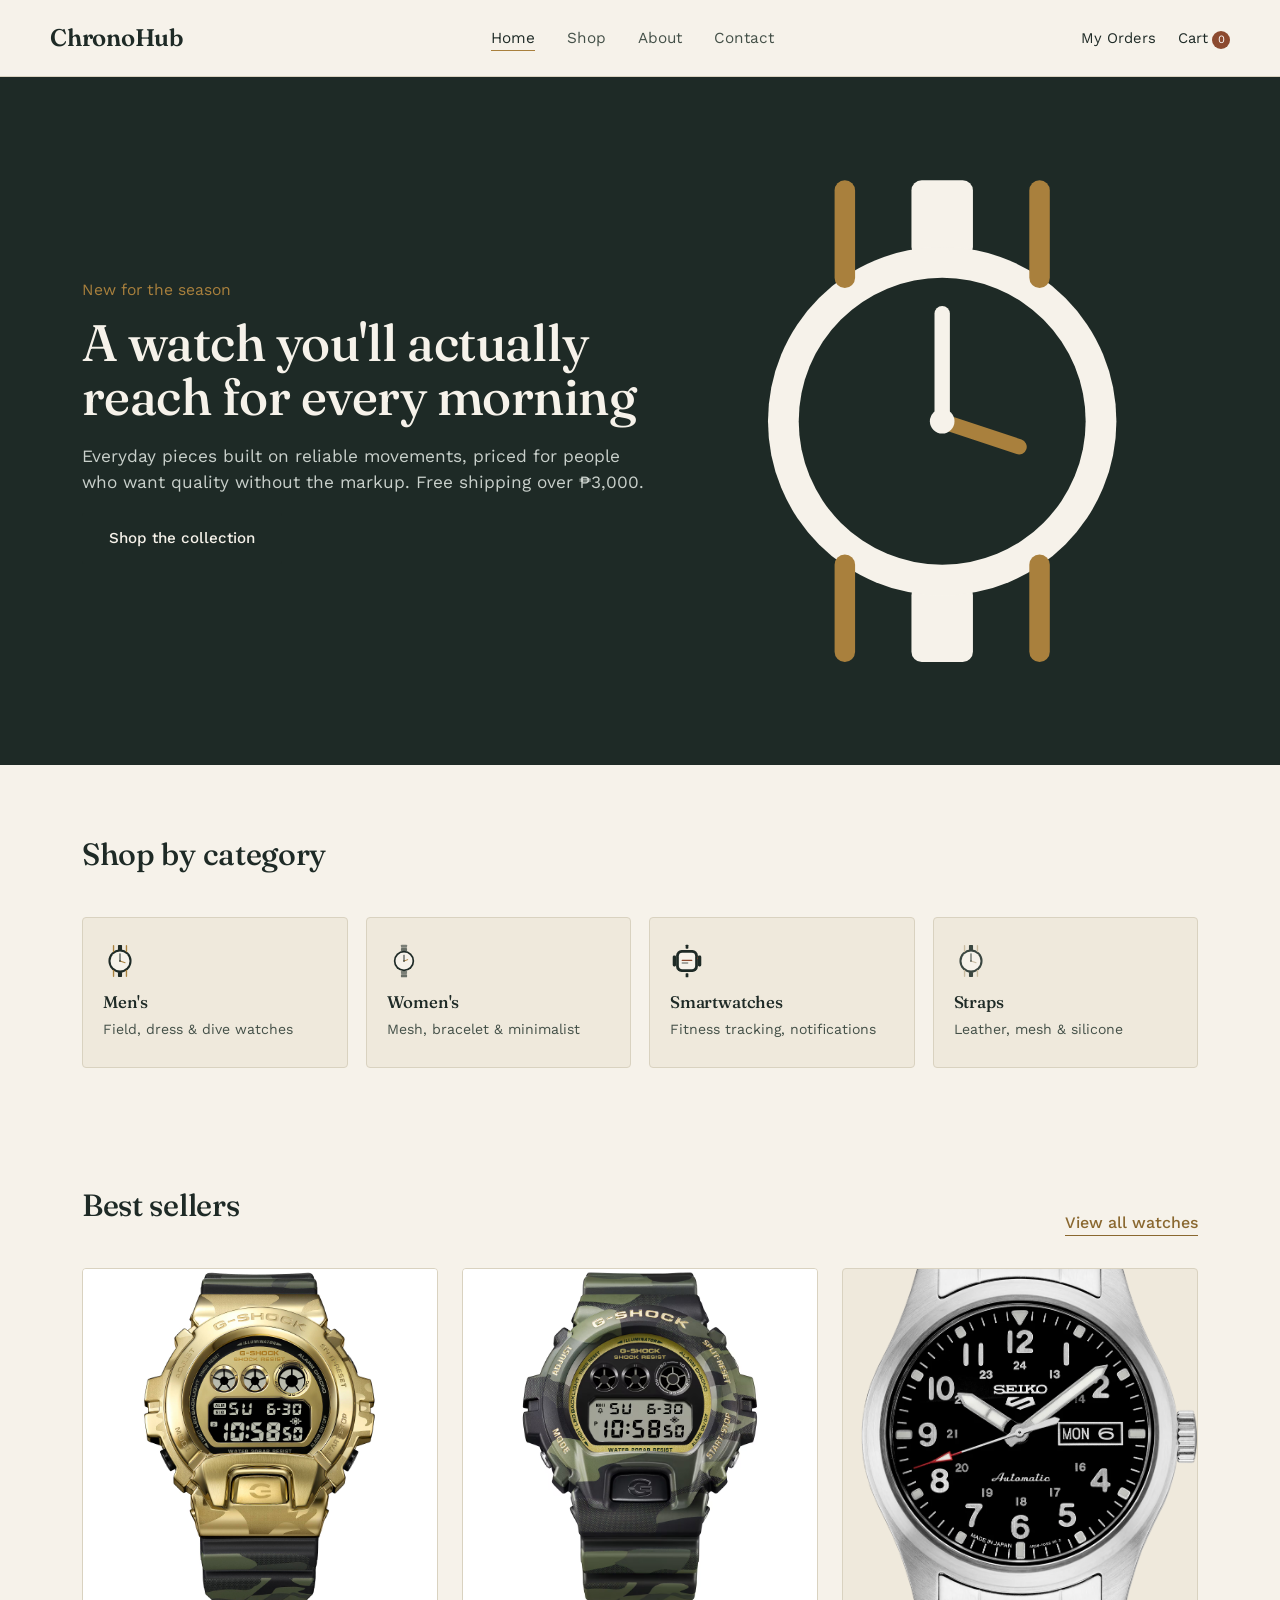
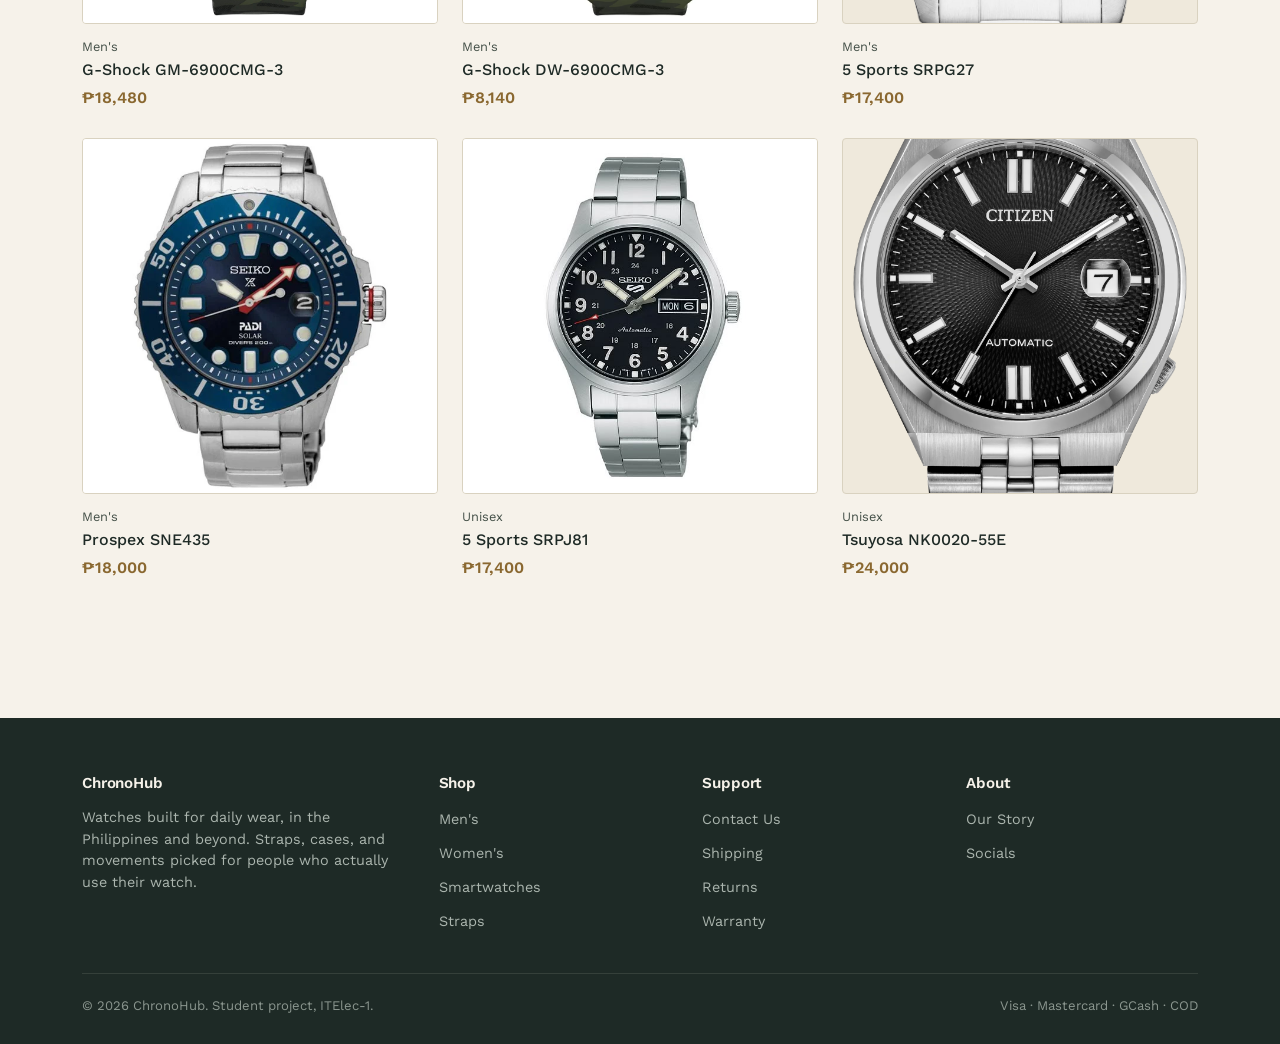
<file: index.html>
<!DOCTYPE html>
<html lang="en">
<head>
<meta charset="UTF-8">
<meta name="viewport" content="width=device-width, initial-scale=1.0">
<title>Home – ChronoHub</title>
<link rel="preconnect" href="https://fonts.googleapis.com">
<link rel="preconnect" href="https://fonts.gstatic.com" crossorigin>
<link rel="stylesheet" href="css/main.css">
</head>
<body>
<header class="site-header">
  <div class="wrap nav-row">
    <a href="index.html" class="logo">ChronoHub</a>
    <ul class="nav-links">
      <li><a class="active" href="index.html">Home</a></li>
      <li><a href="shop.html">Shop</a></li>
      <li><a href="#">About</a></li>
      <li><a href="#">Contact</a></li>
    </ul>
    <div class="nav-icons">
      <a href="orders.html">My Orders</a>
      <a href="cart.html">Cart<span class="cart-count">0</span></a>
      <button class="hamburger" id="navToggle" aria-label="Menu" aria-expanded="false"><span></span><span></span><span></span></button>
    </div>
  </div>
</header>
<section class="hero section-tight">
  <div class="wrap hero-grid">
    <div class="hero-copy">
      <span class="hero-tag">New for the season</span>
      <h1>A watch you'll actually reach for every morning</h1>
      <p>Everyday pieces built on reliable movements, priced for people who want quality without the markup. Free shipping over ₱3,000.</p>
      <a href="shop.html" class="btn btn-primary">Shop the collection</a>
    </div>
    <div class="hero-art">
      <svg viewBox="0 0 100 100" xmlns="http://www.w3.org/2000/svg">
  <rect x="44" y="3" width="12" height="15" rx="2" fill="#F6F2EA"/>
  <rect x="44" y="82" width="12" height="15" rx="2" fill="#F6F2EA"/>
  <circle cx="50" cy="50" r="34" fill="#F6F2EA"/>
  <circle cx="50" cy="50" r="28" fill="#1E2A26"/>
  <line x1="50" y1="50" x2="50" y2="29" stroke="#F6F2EA" stroke-width="3" stroke-linecap="round"/>
  <line x1="50" y1="50" x2="65" y2="55" stroke="#A9803D" stroke-width="3" stroke-linecap="round"/>
  <circle cx="50" cy="50" r="2.4" fill="#F6F2EA"/>
  <rect x="29" y="3" width="4" height="21" rx="2" fill="#A9803D"/>
  <rect x="67" y="3" width="4" height="21" rx="2" fill="#A9803D"/>
  <rect x="29" y="76" width="4" height="21" rx="2" fill="#A9803D"/>
  <rect x="67" y="76" width="4" height="21" rx="2" fill="#A9803D"/>
</svg>
    </div>
  </div>
</section>

<section>
  <div class="wrap">
    <div class="section-head">
      <h2>Shop by category</h2>
    </div>
    <div class="cat-grid">
      <a class="cat-tile" href="shop.html?category=Men's">
        <div class="cat-icon"><svg viewBox="0 0 100 100" xmlns="http://www.w3.org/2000/svg">
  <rect x="44" y="3" width="12" height="15" rx="2" fill="#1E2A26"/>
  <rect x="44" y="82" width="12" height="15" rx="2" fill="#1E2A26"/>
  <circle cx="50" cy="50" r="34" fill="#1E2A26"/>
  <circle cx="50" cy="50" r="28" fill="#F6F2EA"/>
  <line x1="50" y1="50" x2="50" y2="29" stroke="#1E2A26" stroke-width="3" stroke-linecap="round"/>
  <line x1="50" y1="50" x2="65" y2="55" stroke="#A9803D" stroke-width="3" stroke-linecap="round"/>
  <circle cx="50" cy="50" r="2.4" fill="#1E2A26"/>
  <rect x="29" y="3" width="4" height="21" rx="2" fill="#A9803D"/>
  <rect x="67" y="3" width="4" height="21" rx="2" fill="#A9803D"/>
  <rect x="29" y="76" width="4" height="21" rx="2" fill="#A9803D"/>
  <rect x="67" y="76" width="4" height="21" rx="2" fill="#A9803D"/>
</svg></div>
        <h3>Men's</h3>
        <span>Field, dress & dive watches</span>
      </a>
      <a class="cat-tile" href="shop.html?category=Women's">
        <div class="cat-icon"><svg viewBox="0 0 100 100" xmlns="http://www.w3.org/2000/svg">
  <rect x="41" y="2" width="18" height="9" rx="2" fill="#1E2A26" opacity="0.55"/><rect x="41" y="12" width="18" height="9" rx="2" fill="#1E2A26" opacity="0.64"/>
  <rect x="41" y="79" width="18" height="9" rx="2" fill="#1E2A26" opacity="0.55"/><rect x="41" y="89" width="18" height="9" rx="2" fill="#1E2A26" opacity="0.64"/>
  <circle cx="50" cy="50" r="30" fill="#1E2A26"/>
  <circle cx="50" cy="50" r="25" fill="#F6F2EA"/>
  <line x1="50" y1="50" x2="50" y2="33" stroke="#1E2A26" stroke-width="2.8" stroke-linecap="round"/>
  <line x1="50" y1="50" x2="61" y2="46" stroke="#A9803D" stroke-width="2.8" stroke-linecap="round"/>
  <circle cx="50" cy="50" r="2.2" fill="#1E2A26"/>
</svg></div>
        <h3>Women's</h3>
        <span>Mesh, bracelet & minimalist</span>
      </a>
      <a class="cat-tile" href="shop.html?category=Smartwatch">
        <div class="cat-icon"><svg viewBox="0 0 100 100" xmlns="http://www.w3.org/2000/svg">
  <rect x="46" y="2" width="8" height="12" rx="2" fill="#1E2A26"/>
  <rect x="46" y="86" width="8" height="12" rx="2" fill="#1E2A26"/>
  <rect x="18" y="18" width="64" height="64" rx="16" fill="#1E2A26"/>
  <rect x="26" y="26" width="48" height="48" rx="10" fill="#F6F2EA"/>
  <rect x="34" y="46" width="32" height="4" rx="2" fill="#8C4A2F"/>
  <rect x="34" y="54" width="20" height="4" rx="2" fill="#1E2A26" opacity="0.5"/>
  <circle cx="83" cy="42" r="3.2" fill="#8C4A2F"/>
  <rect x="8" y="34" width="10" height="32" rx="4" fill="#1E2A26"/>
  <rect x="82" y="34" width="10" height="32" rx="4" fill="#1E2A26"/>
</svg></div>
        <h3>Smartwatches</h3>
        <span>Fitness tracking, notifications</span>
      </a>
      <a class="cat-tile" href="shop.html?category=Accessory">
        <div class="cat-icon"><svg viewBox="0 0 100 100" xmlns="http://www.w3.org/2000/svg">
  <rect x="44" y="3" width="12" height="15" rx="2" fill="#3A4640"/>
  <rect x="44" y="82" width="12" height="15" rx="2" fill="#3A4640"/>
  <circle cx="50" cy="50" r="34" fill="#3A4640"/>
  <circle cx="50" cy="50" r="28" fill="#F6F2EA"/>
  <line x1="50" y1="50" x2="50" y2="29" stroke="#3A4640" stroke-width="3" stroke-linecap="round"/>
  <line x1="50" y1="50" x2="65" y2="55" stroke="#C9BBA0" stroke-width="3" stroke-linecap="round"/>
  <circle cx="50" cy="50" r="2.4" fill="#3A4640"/>
  <rect x="29" y="3" width="4" height="21" rx="2" fill="#C9BBA0"/>
  <rect x="67" y="3" width="4" height="21" rx="2" fill="#C9BBA0"/>
  <rect x="29" y="76" width="4" height="21" rx="2" fill="#C9BBA0"/>
  <rect x="67" y="76" width="4" height="21" rx="2" fill="#C9BBA0"/>
</svg></div>
        <h3>Straps</h3>
        <span>Leather, mesh & silicone</span>
      </a>
    </div>
  </div>
</section>

<section class="section-tight">
  <div class="wrap">
    <div class="section-head">
      <h2>Best sellers</h2>
      <a href="shop.html" class="btn-text">View all watches</a>
    </div>
    <div id="best-sellers-grid" class="product-grid"></div>
  </div>
</section>
<footer class="site-footer">
  <div class="wrap">
    <div class="footer-grid">
      <div>
        <h3>ChronoHub</h3>
        <p>Watches built for daily wear, in the Philippines and beyond. Straps, cases, and movements picked for people who actually use their watch.</p>
      </div>
      <div>
        <h3>Shop</h3>
        <ul class="footer-links">
          <li><a href="shop.html?category=Men's">Men's</a></li>
          <li><a href="shop.html?category=Women's">Women's</a></li>
          <li><a href="shop.html?category=Smartwatch">Smartwatches</a></li>
          <li><a href="shop.html?category=Accessory">Straps</a></li>
        </ul>
      </div>
      <div>
        <h3>Support</h3>
        <ul class="footer-links">
          <li><a href="#">Contact Us</a></li>
          <li><a href="#">Shipping</a></li>
          <li><a href="#">Returns</a></li>
          <li><a href="#">Warranty</a></li>
        </ul>
      </div>
      <div>
        <h3>About</h3>
        <ul class="footer-links">
          <li><a href="#">Our Story</a></li>
          <li><a href="#">Socials</a></li>
        </ul>
      </div>
    </div>
    <div class="footer-bottom">
      <span>© 2026 ChronoHub. Student project, ITElec-1.</span>
      <span>Visa · Mastercard · GCash · COD</span>
    </div>
  </div>
</footer>
<script src="js/products.js"></script>
<script src="js/cart.js"></script>
<script src="js/orders.js"></script>
<script src="js/render.js"></script>
<script src="js/main.js"></script>
</body>
</html>
</file>
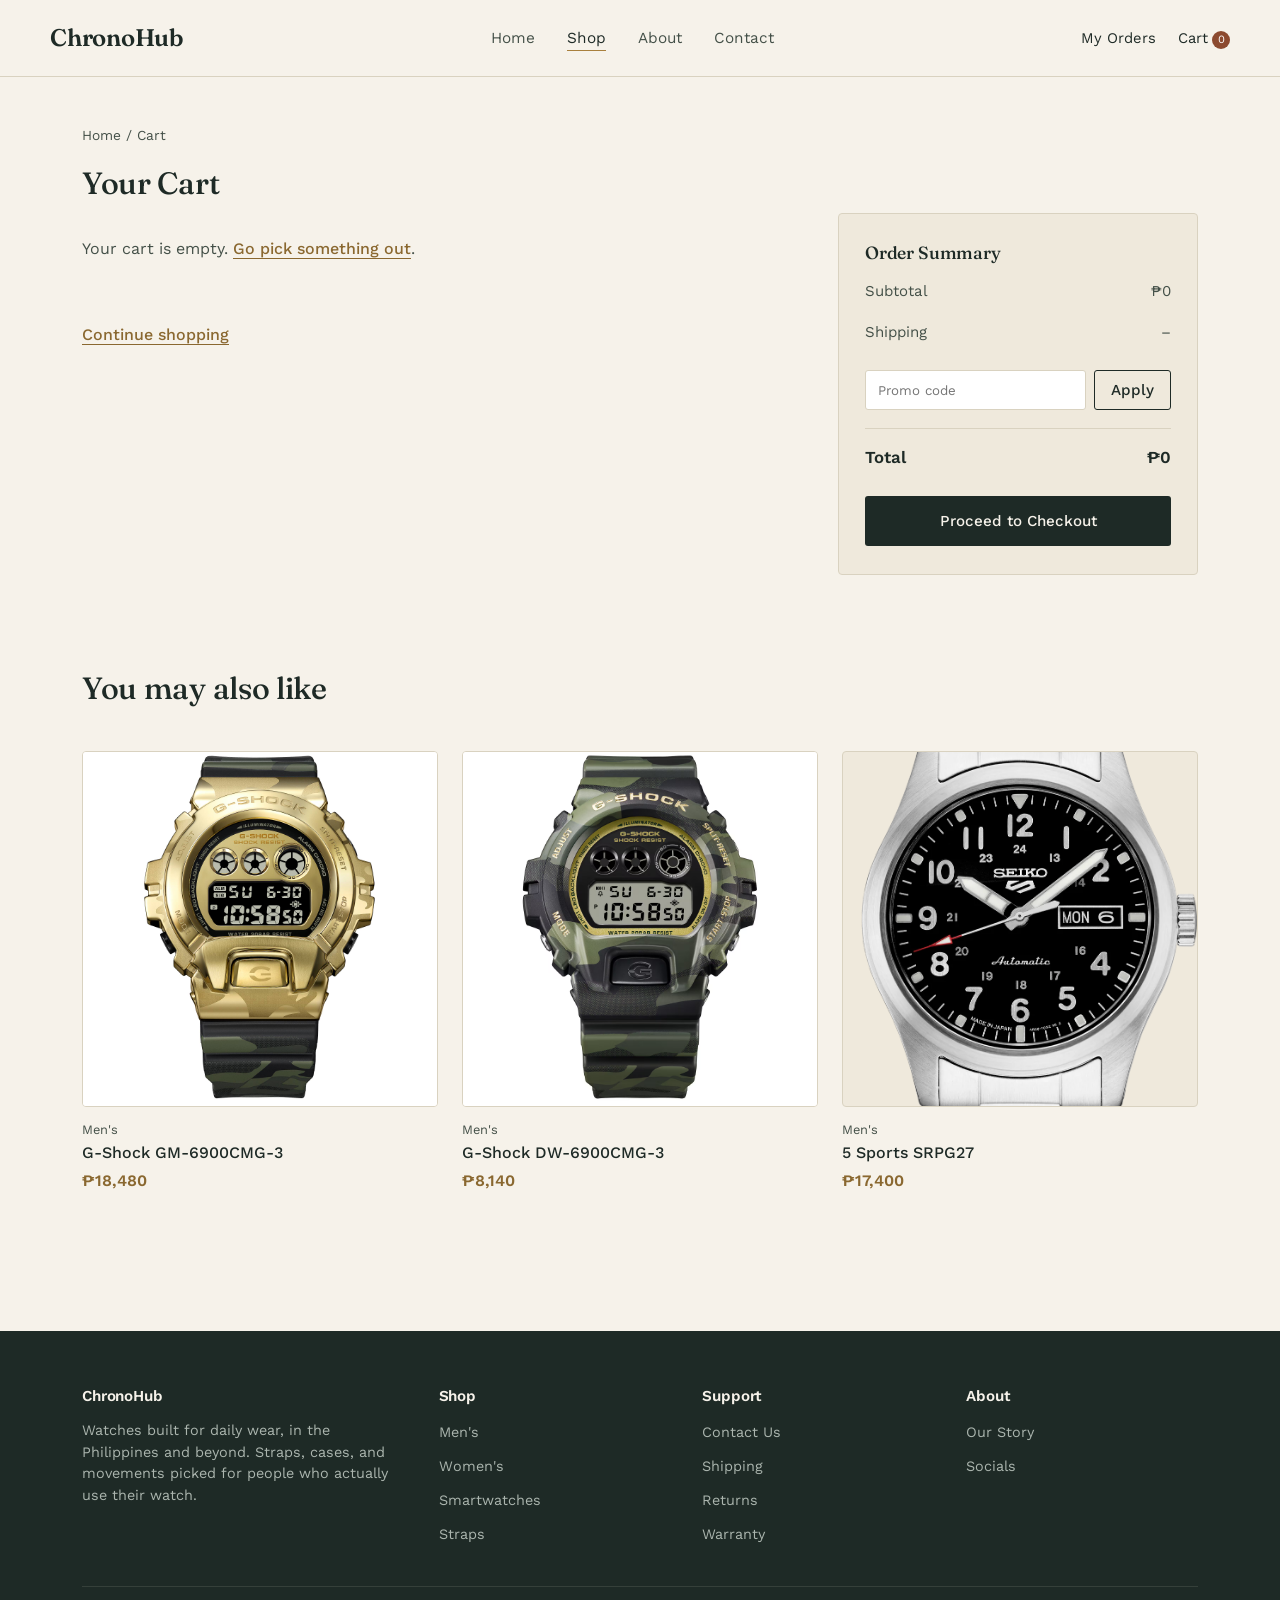
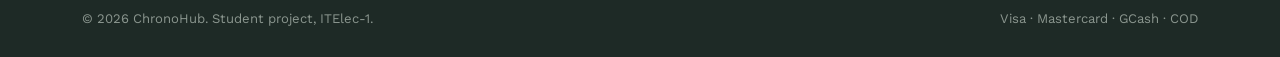
<file: cart.html>
<!DOCTYPE html>
<html lang="en">
<head>
<meta charset="UTF-8">
<meta name="viewport" content="width=device-width, initial-scale=1.0">
<title>Your Cart – ChronoHub</title>
<link rel="preconnect" href="https://fonts.googleapis.com">
<link rel="preconnect" href="https://fonts.gstatic.com" crossorigin>
<link rel="stylesheet" href="css/main.css">
</head>
<body>
<header class="site-header">
  <div class="wrap nav-row">
    <a href="index.html" class="logo">ChronoHub</a>
    <ul class="nav-links">
      <li><a href="index.html">Home</a></li>
      <li><a class="active" href="shop.html">Shop</a></li>
      <li><a href="#">About</a></li>
      <li><a href="#">Contact</a></li>
    </ul>
    <div class="nav-icons">
      <a href="orders.html">My Orders</a>
      <a href="cart.html">Cart<span class="cart-count">0</span></a>
      <button class="hamburger" id="navToggle" aria-label="Menu" aria-expanded="false"><span></span><span></span><span></span></button>
    </div>
  </div>
</header>
<section class="section-tight">
  <div class="wrap">
    <div class="breadcrumb"><a href="index.html">Home</a> / Cart</div>
    <h2>Your Cart</h2>

    <div class="cart-layout">
      <div>
        <div id="cart-lines"></div>
        <p id="cart-empty" style="display:none;color:var(--ink-soft);padding:24px 0;">Your cart is empty. <a href="shop.html" class="btn-text">Go pick something out</a>.</p>
        <div style="padding-top:22px;">
          <a href="shop.html" class="btn-text">Continue shopping</a>
        </div>
      </div>

      <div class="summary-card">
        <h3 style="font-size:1.1rem;">Order Summary</h3>
        <div class="summary-row"><span>Subtotal</span><span id="cart-subtotal"></span></div>
        <div class="summary-row discount-row" id="cart-discount-row" style="display:none;"><span>Discount</span><span id="cart-discount"></span></div>
        <div class="summary-row"><span>Shipping</span><span id="cart-shipping"></span></div>
        <div class="promo-row">
          <input type="text" id="promo-input" placeholder="Promo code">
          <button type="button" id="promo-apply" class="btn btn-outline" style="padding:10px 16px;">Apply</button>
        </div>
        <div id="promo-msg" class="promo-msg"></div>
        <div class="summary-row total"><span>Total</span><span id="cart-total"></span></div>
        <a href="checkout.html" id="cart-checkout-link" class="btn btn-primary btn-block" style="margin-top:16px;">Proceed to Checkout</a>
      </div>
    </div>
  </div>
</section>

<section class="section-tight">
  <div class="wrap">
    <div class="section-head"><h2>You may also like</h2></div>
    <div id="cart-suggestions" class="product-grid"></div>
  </div>
</section>
<footer class="site-footer">
  <div class="wrap">
    <div class="footer-grid">
      <div>
        <h3>ChronoHub</h3>
        <p>Watches built for daily wear, in the Philippines and beyond. Straps, cases, and movements picked for people who actually use their watch.</p>
      </div>
      <div>
        <h3>Shop</h3>
        <ul class="footer-links">
          <li><a href="shop.html?category=Men's">Men's</a></li>
          <li><a href="shop.html?category=Women's">Women's</a></li>
          <li><a href="shop.html?category=Smartwatch">Smartwatches</a></li>
          <li><a href="shop.html?category=Accessory">Straps</a></li>
        </ul>
      </div>
      <div>
        <h3>Support</h3>
        <ul class="footer-links">
          <li><a href="#">Contact Us</a></li>
          <li><a href="#">Shipping</a></li>
          <li><a href="#">Returns</a></li>
          <li><a href="#">Warranty</a></li>
        </ul>
      </div>
      <div>
        <h3>About</h3>
        <ul class="footer-links">
          <li><a href="#">Our Story</a></li>
          <li><a href="#">Socials</a></li>
        </ul>
      </div>
    </div>
    <div class="footer-bottom">
      <span>© 2026 ChronoHub. Student project, ITElec-1.</span>
      <span>Visa · Mastercard · GCash · COD</span>
    </div>
  </div>
</footer>
<script src="js/products.js"></script>
<script src="js/cart.js"></script>
<script src="js/orders.js"></script>
<script src="js/render.js"></script>
<script src="js/main.js"></script>
</body>
</html>
</file>
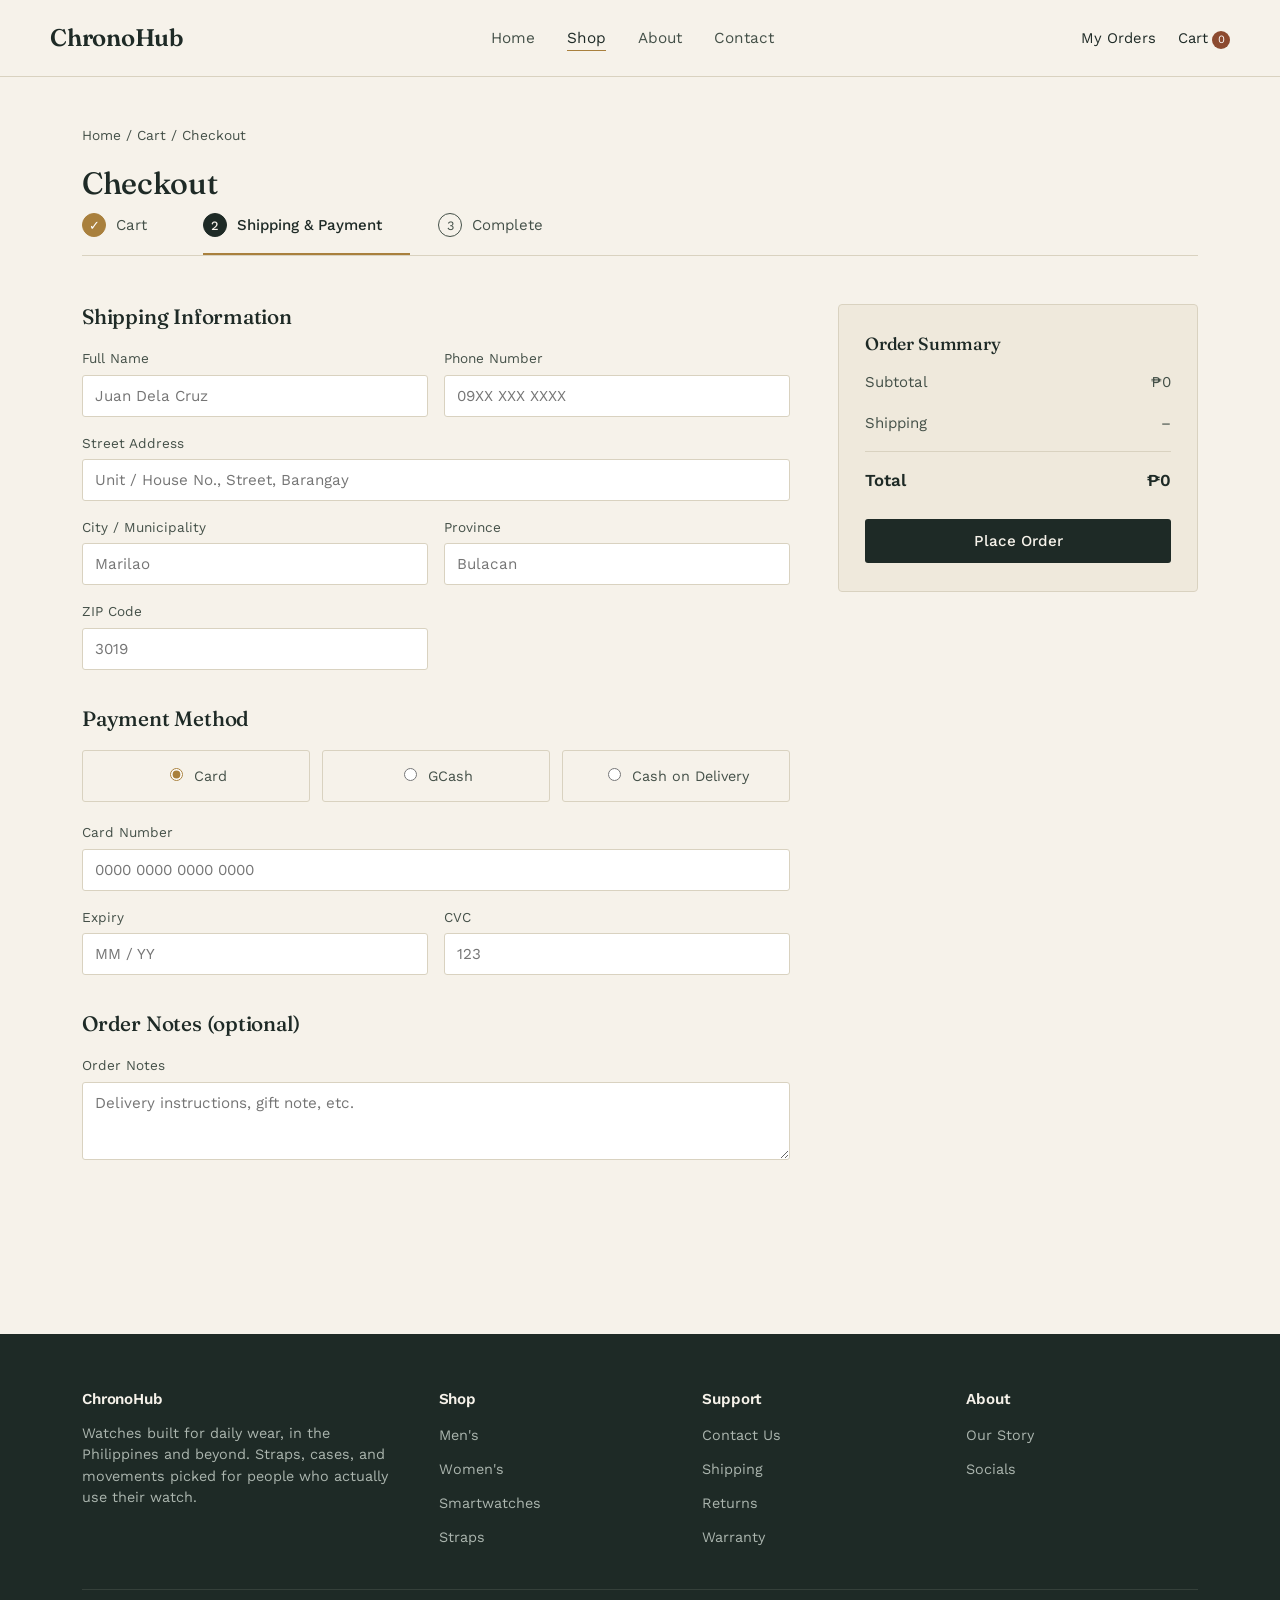
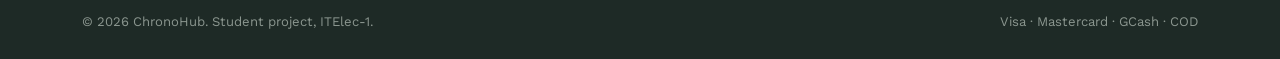
<file: checkout.html>
<!DOCTYPE html>
<html lang="en">
<head>
<meta charset="UTF-8">
<meta name="viewport" content="width=device-width, initial-scale=1.0">
<title>Checkout – ChronoHub</title>
<link rel="preconnect" href="https://fonts.googleapis.com">
<link rel="preconnect" href="https://fonts.gstatic.com" crossorigin>
<link rel="stylesheet" href="css/main.css">
</head>
<body>
<header class="site-header">
  <div class="wrap nav-row">
    <a href="index.html" class="logo">ChronoHub</a>
    <ul class="nav-links">
      <li><a href="index.html">Home</a></li>
      <li><a class="active" href="shop.html">Shop</a></li>
      <li><a href="#">About</a></li>
      <li><a href="#">Contact</a></li>
    </ul>
    <div class="nav-icons">
      <a href="orders.html">My Orders</a>
      <a href="cart.html">Cart<span class="cart-count">0</span></a>
      <button class="hamburger" id="navToggle" aria-label="Menu" aria-expanded="false"><span></span><span></span><span></span></button>
    </div>
  </div>
</header>
<section class="section-tight">
  <div class="wrap">
    <div class="breadcrumb"><a href="index.html">Home</a> / <a href="cart.html">Cart</a> / Checkout</div>
    <h2>Checkout</h2>

    <div class="steps-row">
      <div class="step done"><span class="num">✓</span> Cart</div>
      <div class="step active"><span class="num">2</span> Shipping & Payment</div>
      <div class="step"><span class="num">3</span> Complete</div>
    </div>

    <div class="checkout-layout">
      <div>
        <div class="form-block">
          <h3>Shipping Information</h3>
          <div class="field-row">
            <div class="field"><label for="checkout-name">Full Name</label><input type="text" id="checkout-name" placeholder="Juan Dela Cruz"><span class="field-error">This field is required.</span></div>
            <div class="field"><label for="checkout-phone">Phone Number</label><input type="text" id="checkout-phone" placeholder="09XX XXX XXXX"><span class="field-error">This field is required.</span></div>
          </div>
          <div class="field-row">
            <div class="field full"><label for="checkout-address">Street Address</label><input type="text" id="checkout-address" placeholder="Unit / House No., Street, Barangay"><span class="field-error">This field is required.</span></div>
          </div>
          <div class="field-row">
            <div class="field"><label for="checkout-city">City / Municipality</label><input type="text" id="checkout-city" placeholder="Marilao"><span class="field-error">This field is required.</span></div>
            <div class="field"><label for="checkout-province">Province</label><input type="text" id="checkout-province" placeholder="Bulacan"><span class="field-error">This field is required.</span></div>
          </div>
          <div class="field-row">
            <div class="field"><label for="checkout-zip">ZIP Code</label><input type="text" id="checkout-zip" placeholder="3019"><span class="field-error">This field is required.</span></div>
          </div>
        </div>

        <div class="form-block">
          <h3>Payment Method</h3>
          <div class="pay-method">
            <label><input type="radio" name="pay" value="Card" checked> Card</label>
            <label><input type="radio" name="pay" value="GCash"> GCash</label>
            <label><input type="radio" name="pay" value="Cash on Delivery"> Cash on Delivery</label>
          </div>
          <div id="card-fields">
          <div class="field-row">
            <div class="field full"><label for="checkout-card-number">Card Number</label><input type="text" id="checkout-card-number" placeholder="0000 0000 0000 0000"><span class="field-error">This field is required.</span></div>
          </div>
          <div class="field-row">
            <div class="field"><label for="checkout-card-expiry">Expiry</label><input type="text" id="checkout-card-expiry" placeholder="MM / YY"><span class="field-error">This field is required.</span></div>
            <div class="field"><label for="checkout-card-cvc">CVC</label><input type="text" id="checkout-card-cvc" placeholder="123"><span class="field-error">This field is required.</span></div>
          </div>
          </div>
          <div id="gcash-fields" style="display:none;">
            <div class="field-row">
              <div class="field full"><label for="checkout-gcash-number">GCash Mobile Number</label><input type="text" id="checkout-gcash-number" placeholder="09XX XXX XXXX"><span class="field-error">This field is required.</span></div>
            </div>
          </div>
        </div>

        <div class="form-block">
          <h3>Order Notes (optional)</h3>
          <div class="field-row">
            <div class="field full"><label for="checkout-notes">Order Notes</label><textarea id="checkout-notes" rows="3" placeholder="Delivery instructions, gift note, etc."></textarea></div>
          </div>
        </div>
      </div>

      <div class="summary-card">
        <h3 style="font-size:1.1rem;">Order Summary</h3>
        <div id="checkout-lines"></div>
        <div class="summary-row"><span>Subtotal</span><span id="checkout-subtotal"></span></div>
        <div class="summary-row discount-row" id="checkout-discount-row" style="display:none;"><span>Discount</span><span id="checkout-discount"></span></div>
        <div class="summary-row"><span>Shipping</span><span id="checkout-shipping"></span></div>
        <div class="summary-row total"><span>Total</span><span id="checkout-total"></span></div>
        <button type="button" id="place-order-btn" class="btn btn-primary btn-block" style="margin-top:16px; border:none;">Place Order</button>
      </div>
    </div>
  </div>
</section>
<footer class="site-footer">
  <div class="wrap">
    <div class="footer-grid">
      <div>
        <h3>ChronoHub</h3>
        <p>Watches built for daily wear, in the Philippines and beyond. Straps, cases, and movements picked for people who actually use their watch.</p>
      </div>
      <div>
        <h3>Shop</h3>
        <ul class="footer-links">
          <li><a href="shop.html?category=Men's">Men's</a></li>
          <li><a href="shop.html?category=Women's">Women's</a></li>
          <li><a href="shop.html?category=Smartwatch">Smartwatches</a></li>
          <li><a href="shop.html?category=Accessory">Straps</a></li>
        </ul>
      </div>
      <div>
        <h3>Support</h3>
        <ul class="footer-links">
          <li><a href="#">Contact Us</a></li>
          <li><a href="#">Shipping</a></li>
          <li><a href="#">Returns</a></li>
          <li><a href="#">Warranty</a></li>
        </ul>
      </div>
      <div>
        <h3>About</h3>
        <ul class="footer-links">
          <li><a href="#">Our Story</a></li>
          <li><a href="#">Socials</a></li>
        </ul>
      </div>
    </div>
    <div class="footer-bottom">
      <span>© 2026 ChronoHub. Student project, ITElec-1.</span>
      <span>Visa · Mastercard · GCash · COD</span>
    </div>
  </div>
</footer>
<script src="js/products.js"></script>
<script src="js/cart.js"></script>
<script src="js/orders.js"></script>
<script src="js/render.js"></script>
<script src="js/main.js"></script>
</body>
</html>
</file>
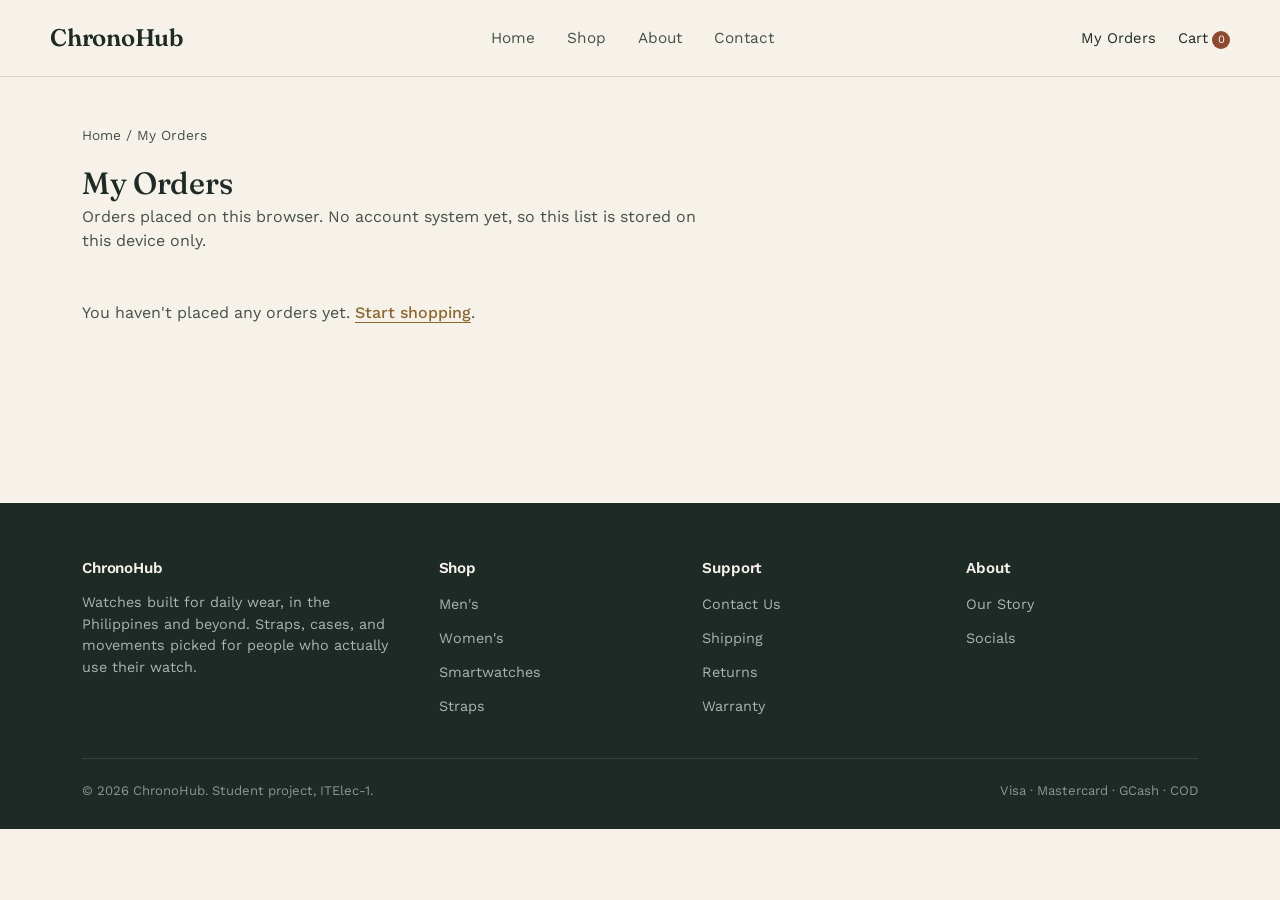
<file: orders.html>
<!DOCTYPE html>
<html lang="en">
<head>
<meta charset="UTF-8">
<meta name="viewport" content="width=device-width, initial-scale=1.0">
<title>My Orders – ChronoHub</title>
<link rel="preconnect" href="https://fonts.googleapis.com">
<link rel="preconnect" href="https://fonts.gstatic.com" crossorigin>
<link rel="stylesheet" href="css/main.css">
</head>
<body>
<header class="site-header">
  <div class="wrap nav-row">
    <a href="index.html" class="logo">ChronoHub</a>
    <ul class="nav-links">
      <li><a href="index.html">Home</a></li>
      <li><a href="shop.html">Shop</a></li>
      <li><a href="#">About</a></li>
      <li><a href="#">Contact</a></li>
    </ul>
    <div class="nav-icons">
      <a href="orders.html">My Orders</a>
      <a href="cart.html">Cart<span class="cart-count">0</span></a>
      <button class="hamburger" id="navToggle" aria-label="Menu" aria-expanded="false"><span></span><span></span><span></span></button>
    </div>
  </div>
</header>
<section class="section-tight">
  <div class="wrap">
    <div class="breadcrumb"><a href="index.html">Home</a> / My Orders</div>
    <h2>My Orders</h2>
    <p style="color:var(--ink-soft);margin-top:-8px;">Orders placed on this browser. No account system yet, so this list is stored on this device only.</p>

    <div id="orders-list" style="margin-top:24px;"></div>
    <p id="orders-empty" style="display:none;color:var(--ink-soft);padding:24px 0;">You haven't placed any orders yet. <a href="shop.html" class="btn-text">Start shopping</a>.</p>
  </div>
</section>
<footer class="site-footer">
  <div class="wrap">
    <div class="footer-grid">
      <div>
        <h3>ChronoHub</h3>
        <p>Watches built for daily wear, in the Philippines and beyond. Straps, cases, and movements picked for people who actually use their watch.</p>
      </div>
      <div>
        <h3>Shop</h3>
        <ul class="footer-links">
          <li><a href="shop.html?category=Men's">Men's</a></li>
          <li><a href="shop.html?category=Women's">Women's</a></li>
          <li><a href="shop.html?category=Smartwatch">Smartwatches</a></li>
          <li><a href="shop.html?category=Accessory">Straps</a></li>
        </ul>
      </div>
      <div>
        <h3>Support</h3>
        <ul class="footer-links">
          <li><a href="#">Contact Us</a></li>
          <li><a href="#">Shipping</a></li>
          <li><a href="#">Returns</a></li>
          <li><a href="#">Warranty</a></li>
        </ul>
      </div>
      <div>
        <h3>About</h3>
        <ul class="footer-links">
          <li><a href="#">Our Story</a></li>
          <li><a href="#">Socials</a></li>
        </ul>
      </div>
    </div>
    <div class="footer-bottom">
      <span>© 2026 ChronoHub. Student project, ITElec-1.</span>
      <span>Visa · Mastercard · GCash · COD</span>
    </div>
  </div>
</footer>
<script src="js/products.js"></script>
<script src="js/cart.js"></script>
<script src="js/orders.js"></script>
<script src="js/render.js"></script>
<script src="js/main.js"></script>
</body>
</html>
</file>
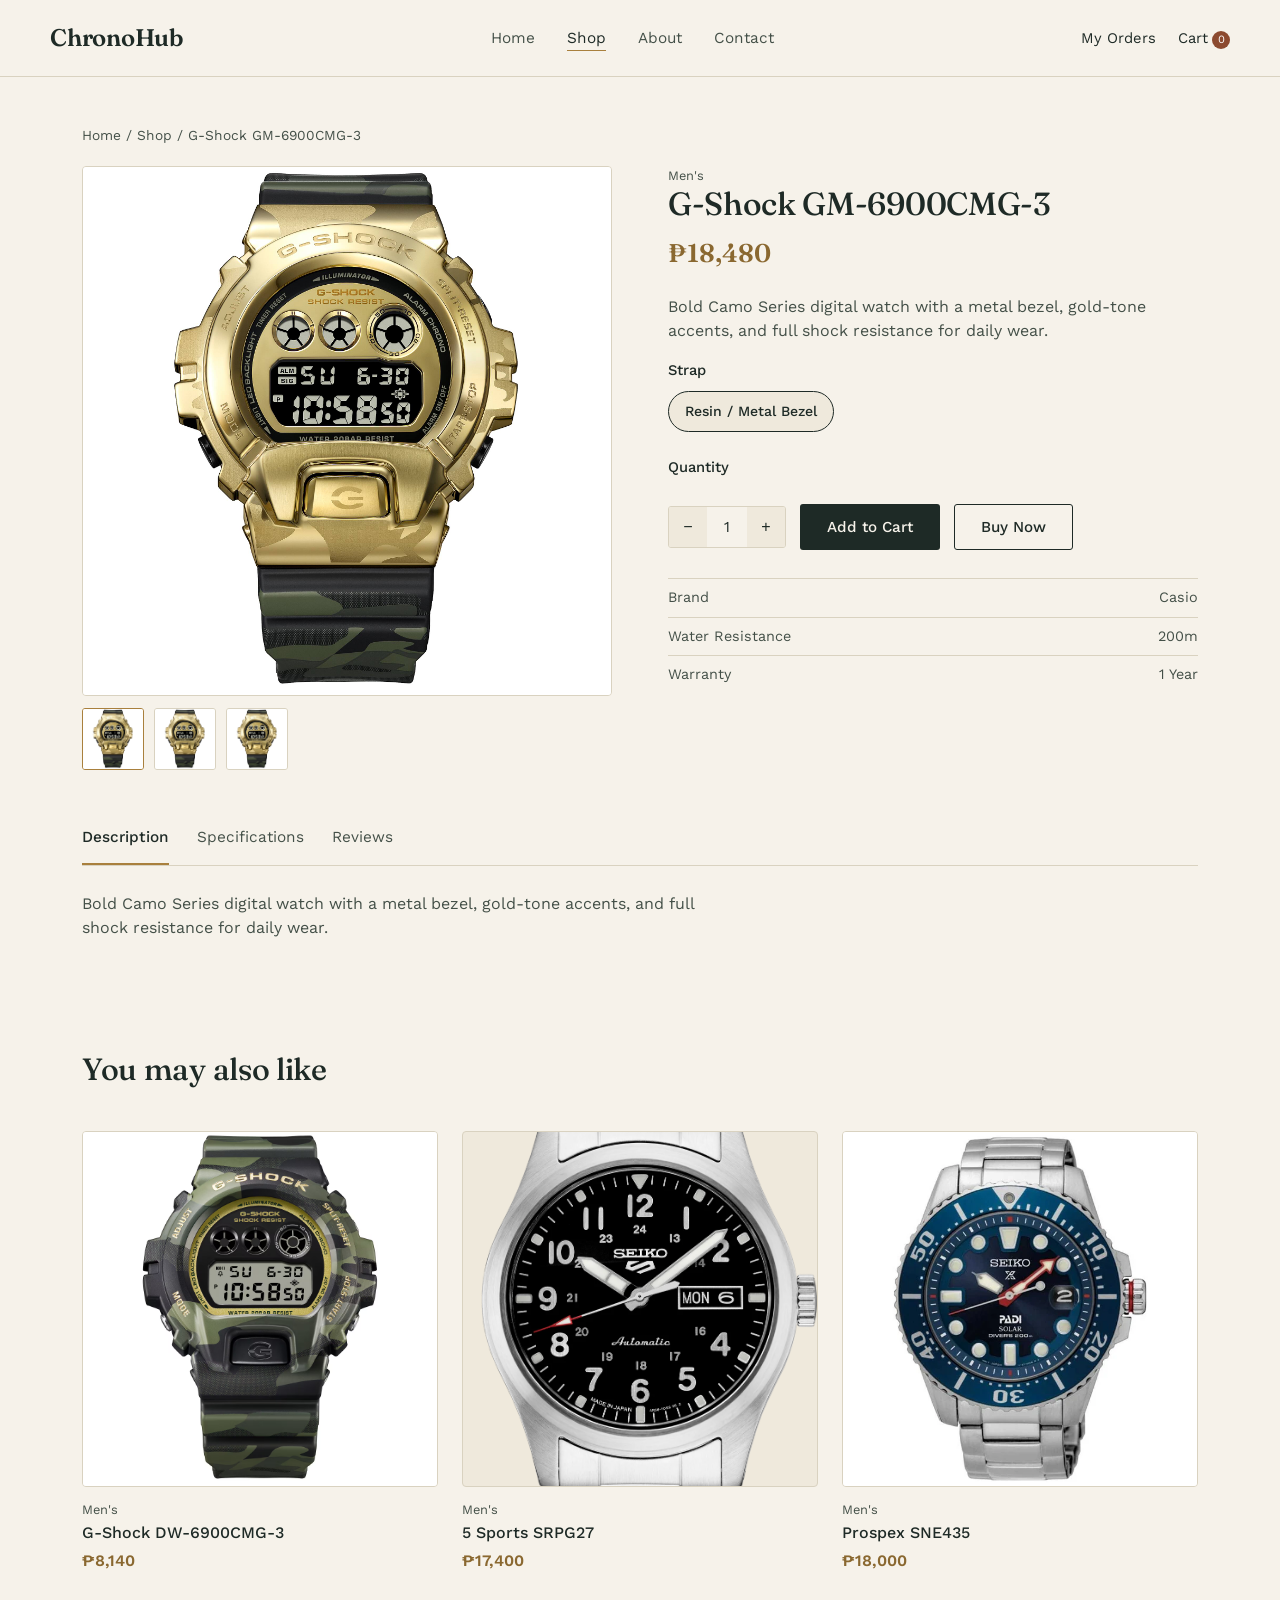
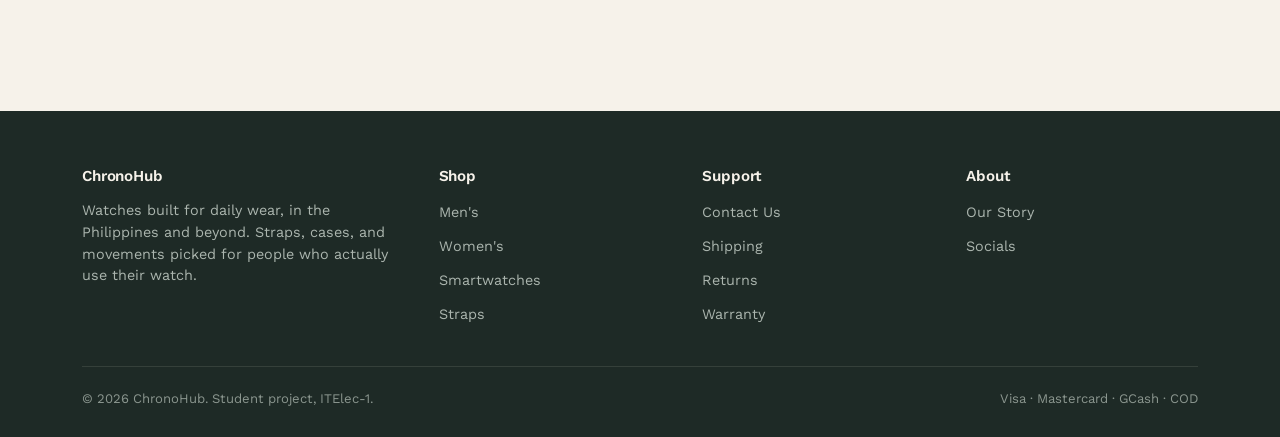
<file: product.html>
<!DOCTYPE html>
<html lang="en">
<head>
<meta charset="UTF-8">
<meta name="viewport" content="width=device-width, initial-scale=1.0">
<title>Product – ChronoHub</title>
<link rel="preconnect" href="https://fonts.googleapis.com">
<link rel="preconnect" href="https://fonts.gstatic.com" crossorigin>
<link rel="stylesheet" href="css/main.css">
</head>
<body>
<header class="site-header">
  <div class="wrap nav-row">
    <a href="index.html" class="logo">ChronoHub</a>
    <ul class="nav-links">
      <li><a href="index.html">Home</a></li>
      <li><a class="active" href="shop.html">Shop</a></li>
      <li><a href="#">About</a></li>
      <li><a href="#">Contact</a></li>
    </ul>
    <div class="nav-icons">
      <a href="orders.html">My Orders</a>
      <a href="cart.html">Cart<span class="cart-count">0</span></a>
      <button class="hamburger" id="navToggle" aria-label="Menu" aria-expanded="false"><span></span><span></span><span></span></button>
    </div>
  </div>
</header>
<section class="section-tight">
  <div class="wrap">
    <div class="breadcrumb"><a href="index.html">Home</a> / <a href="shop.html">Shop</a> / <span id="pd-breadcrumb-name"></span></div>

    <div class="pd-layout">
      <div>
        <div class="pd-gallery-main">
          <img id="pd-main-image" src="" alt="" style="width:100%;height:100%;object-fit:cover;">
        </div>
        <div class="pd-thumbs">
          <div class="pd-thumb active"><img class="pd-thumb-image" src="" alt="" style="width:100%;height:100%;object-fit:cover;"></div>
          <div class="pd-thumb"><img class="pd-thumb-image" src="" alt="" style="width:100%;height:100%;object-fit:cover;"></div>
          <div class="pd-thumb"><img class="pd-thumb-image" src="" alt="" style="width:100%;height:100%;object-fit:cover;"></div>
        </div>
      </div>

      <div>
        <div class="product-cat" id="pd-category"></div>
        <h1 id="pd-name" style="font-size:2rem;"></h1>
        <div class="pd-price-row">
          <span class="pd-price" id="pd-price"></span>
        </div>
        <p id="pd-description"></p>

        <div class="pd-option-label">Strap</div>
        <div class="pill-row">
          <span class="pill selected" id="pd-strap"></span>
        </div>

        <div class="pd-option-label">Quantity</div>
        <div class="pd-actions">
          <div class="qty-stepper">
            <button type="button" id="pd-qty-minus">−</button>
            <span id="pd-qty">1</span>
            <button type="button" id="pd-qty-plus">+</button>
          </div>
          <button type="button" id="pd-add-cart" class="btn btn-primary">Add to Cart</button>
          <button type="button" id="pd-buy-now" class="btn btn-outline">Buy Now</button>
        </div>

        <ul class="pd-meta-list">
          <li><span>Brand</span><span id="pd-brand"></span></li>
          <li><span>Water Resistance</span><span id="pd-water"></span></li>
          <li><span>Warranty</span><span>1 Year</span></li>
        </ul>
      </div>
    </div>

    <div class="tabs">
      <a href="#" class="active">Description</a>
      <a href="#">Specifications</a>
      <a href="#">Reviews</a>
    </div>
    <p id="pd-description-tab"></p>
  </div>
</section>

<section class="section-tight">
  <div class="wrap">
    <div class="section-head">
      <h2>You may also like</h2>
    </div>
    <div id="related-grid" class="product-grid"></div>
  </div>
</section>
<footer class="site-footer">
  <div class="wrap">
    <div class="footer-grid">
      <div>
        <h3>ChronoHub</h3>
        <p>Watches built for daily wear, in the Philippines and beyond. Straps, cases, and movements picked for people who actually use their watch.</p>
      </div>
      <div>
        <h3>Shop</h3>
        <ul class="footer-links">
          <li><a href="shop.html?category=Men's">Men's</a></li>
          <li><a href="shop.html?category=Women's">Women's</a></li>
          <li><a href="shop.html?category=Smartwatch">Smartwatches</a></li>
          <li><a href="shop.html?category=Accessory">Straps</a></li>
        </ul>
      </div>
      <div>
        <h3>Support</h3>
        <ul class="footer-links">
          <li><a href="#">Contact Us</a></li>
          <li><a href="#">Shipping</a></li>
          <li><a href="#">Returns</a></li>
          <li><a href="#">Warranty</a></li>
        </ul>
      </div>
      <div>
        <h3>About</h3>
        <ul class="footer-links">
          <li><a href="#">Our Story</a></li>
          <li><a href="#">Socials</a></li>
        </ul>
      </div>
    </div>
    <div class="footer-bottom">
      <span>© 2026 ChronoHub. Student project, ITElec-1.</span>
      <span>Visa · Mastercard · GCash · COD</span>
    </div>
  </div>
</footer>
<script src="js/products.js"></script>
<script src="js/cart.js"></script>
<script src="js/orders.js"></script>
<script src="js/render.js"></script>
<script src="js/main.js"></script>
</body>
</html>
</file>
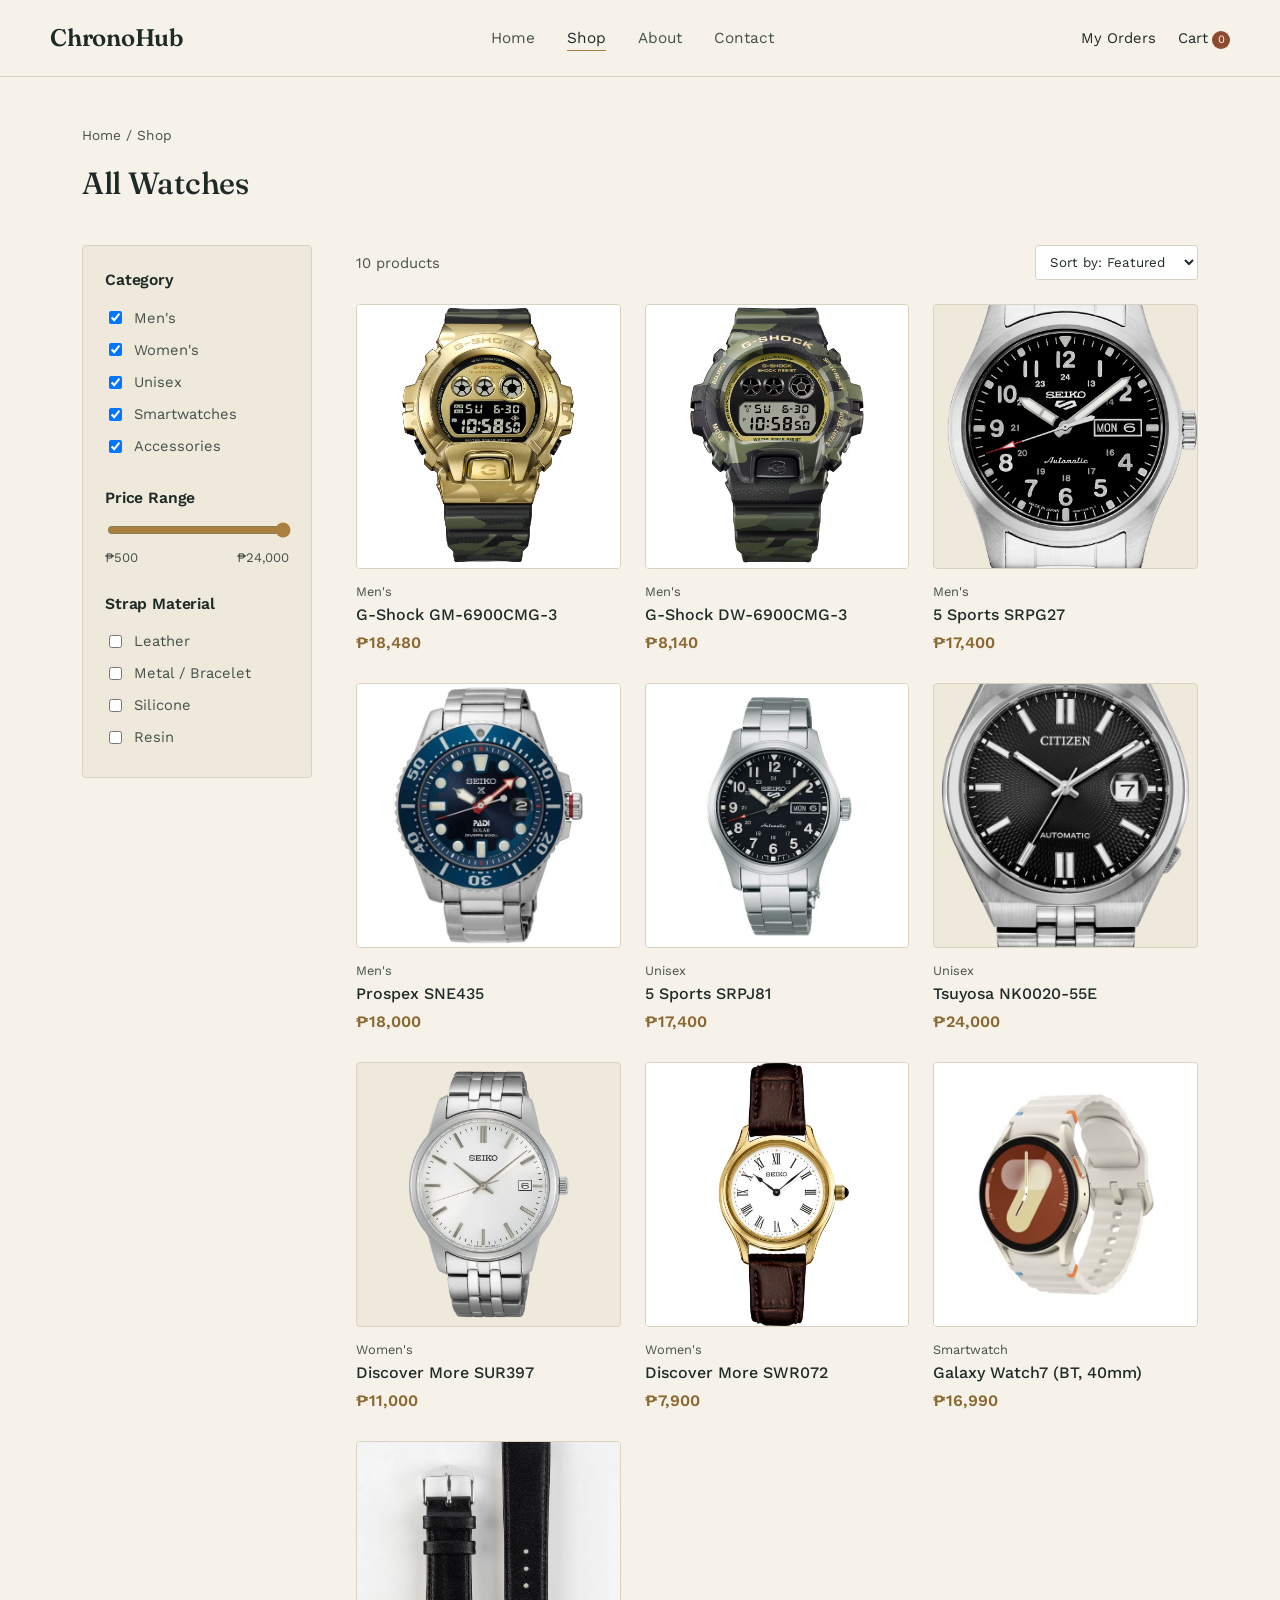
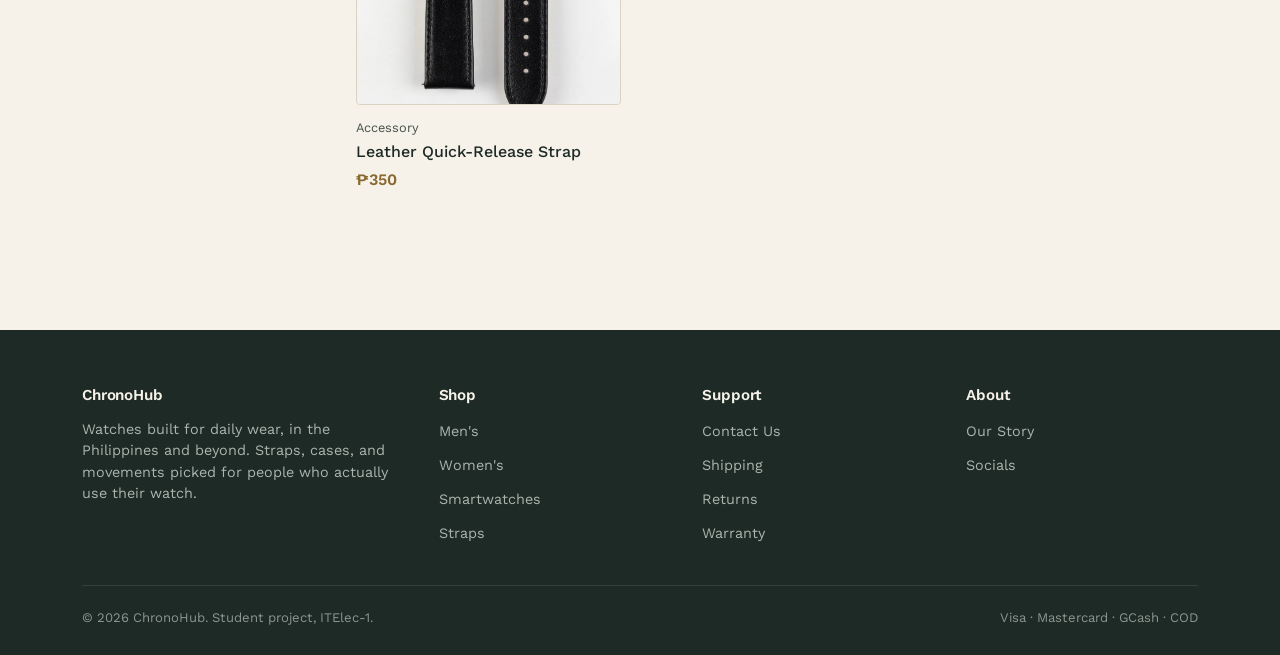
<file: shop.html>
<!DOCTYPE html>
<html lang="en">
<head>
<meta charset="UTF-8">
<meta name="viewport" content="width=device-width, initial-scale=1.0">
<title>Shop – ChronoHub</title>
<link rel="preconnect" href="https://fonts.googleapis.com">
<link rel="preconnect" href="https://fonts.gstatic.com" crossorigin>
<link rel="stylesheet" href="css/main.css">
</head>
<body>
<header class="site-header">
  <div class="wrap nav-row">
    <a href="index.html" class="logo">ChronoHub</a>
    <ul class="nav-links">
      <li><a href="index.html">Home</a></li>
      <li><a class="active" href="shop.html">Shop</a></li>
      <li><a href="#">About</a></li>
      <li><a href="#">Contact</a></li>
    </ul>
    <div class="nav-icons">
      <a href="orders.html">My Orders</a>
      <a href="cart.html">Cart<span class="cart-count">0</span></a>
      <button class="hamburger" id="navToggle" aria-label="Menu" aria-expanded="false"><span></span><span></span><span></span></button>
    </div>
  </div>
</header>
<section class="section-tight">
  <div class="wrap">
    <div class="breadcrumb"><a href="index.html">Home</a> / Shop</div>
    <div class="section-head">
      <h2>All Watches</h2>
    </div>

    <div class="shop-layout">
      <aside class="filter-panel">
        <div class="filter-group">
          <h3>Category</h3>
          <label class="filter-option"><input type="checkbox" class="cat-filter" value="Men's" checked> Men's</label>
          <label class="filter-option"><input type="checkbox" class="cat-filter" value="Women's" checked> Women's</label>
          <label class="filter-option"><input type="checkbox" class="cat-filter" value="Unisex" checked> Unisex</label>
          <label class="filter-option"><input type="checkbox" class="cat-filter" value="Smartwatch" checked> Smartwatches</label>
          <label class="filter-option"><input type="checkbox" class="cat-filter" value="Accessory" checked> Accessories</label>
        </div>
        <div class="filter-group">
          <h3>Price Range</h3>
          <div class="price-range">
            <input type="range" id="price-slider" min="500" max="24000" value="24000">
            <div class="price-range-labels">
              <span>₱500</span>
              <span id="price-slider-value">₱24,000</span>
            </div>
          </div>
        </div>
        <div class="filter-group">
          <h3>Strap Material</h3>
          <label class="filter-option"><input type="checkbox" class="strap-filter" value="Leather"> Leather</label>
          <label class="filter-option"><input type="checkbox" class="strap-filter" value="Metal"> Metal / Bracelet</label>
          <label class="filter-option"><input type="checkbox" class="strap-filter" value="Silicone"> Silicone</label>
          <label class="filter-option"><input type="checkbox" class="strap-filter" value="Resin"> Resin</label>
        </div>
      </aside>

      <div>
        <div class="sort-bar">
          <span id="product-count"></span>
          <select id="sort-select">
            <option value="featured">Sort by: Featured</option>
            <option value="price-asc">Price: Low to High</option>
            <option value="price-desc">Price: High to Low</option>
            <option value="newest">Newest</option>
          </select>
        </div>

        <div id="shop-grid" class="product-grid"></div>
        <p id="shop-empty" style="display:none;color:var(--ink-soft);padding:40px 0;text-align:center;">No watches match those filters. Try widening your price range or checking more categories.</p>
      </div>
    </div>
  </div>
</section>
<footer class="site-footer">
  <div class="wrap">
    <div class="footer-grid">
      <div>
        <h3>ChronoHub</h3>
        <p>Watches built for daily wear, in the Philippines and beyond. Straps, cases, and movements picked for people who actually use their watch.</p>
      </div>
      <div>
        <h3>Shop</h3>
        <ul class="footer-links">
          <li><a href="shop.html?category=Men's">Men's</a></li>
          <li><a href="shop.html?category=Women's">Women's</a></li>
          <li><a href="shop.html?category=Smartwatch">Smartwatches</a></li>
          <li><a href="shop.html?category=Accessory">Straps</a></li>
        </ul>
      </div>
      <div>
        <h3>Support</h3>
        <ul class="footer-links">
          <li><a href="#">Contact Us</a></li>
          <li><a href="#">Shipping</a></li>
          <li><a href="#">Returns</a></li>
          <li><a href="#">Warranty</a></li>
        </ul>
      </div>
      <div>
        <h3>About</h3>
        <ul class="footer-links">
          <li><a href="#">Our Story</a></li>
          <li><a href="#">Socials</a></li>
        </ul>
      </div>
    </div>
    <div class="footer-bottom">
      <span>© 2026 ChronoHub. Student project, ITElec-1.</span>
      <span>Visa · Mastercard · GCash · COD</span>
    </div>
  </div>
</footer>
<script src="js/products.js"></script>
<script src="js/cart.js"></script>
<script src="js/orders.js"></script>
<script src="js/render.js"></script>
<script src="js/main.js"></script>
</body>
</html>
</file>
<file: css/main.css>
/* ==========================================================================
   ChronoHub — Design System
   Fonts: Fraunces (display/serif) + Work Sans (body/UI)
   ========================================================================== */

@import url('https://fonts.googleapis.com/css2?family=Fraunces:opsz,wght@9..144,400;9..144,500;9..144,600&family=Work+Sans:wght@400;500;600&display=swap');

:root {
  --paper: #F6F2EA;
  --paper-dim: #EFE9DC;
  --stone: #D9D2C0;
  --ink: #1E2A26;
  --ink-soft: #445048;
  --brass: #A9803D;
  --brass-dark: #8A6830;
  --rust: #8C4A2F;
  --sage: #7C8A73;
  --white: #FFFFFF;

  --serif: 'Fraunces', Georgia, serif;
  --sans: 'Work Sans', -apple-system, Segoe UI, sans-serif;

  --max-w: 1180px;
}

* { box-sizing: border-box; }

html { scroll-behavior: smooth; }

body {
  margin: 0;
  font-family: var(--sans);
  color: var(--ink);
  background: var(--paper);
  -webkit-font-smoothing: antialiased;
  line-height: 1.5;
}

img, svg { max-width: 100%; display: block; }

a { color: inherit; text-decoration: none; }

.wrap {
  max-width: var(--max-w);
  margin: 0 auto;
  padding: 0 32px;
}

/* ---------- Typography ---------- */

h1, h2, h3, .display {
  font-family: var(--serif);
  font-weight: 500;
  color: var(--ink);
  margin: 0 0 0.4em;
  letter-spacing: -0.01em;
}

h1 { font-size: clamp(2.4rem, 4vw, 3.6rem); line-height: 1.05; }
h2 { font-size: clamp(1.7rem, 2.4vw, 2.3rem); line-height: 1.15; }
h3 { font-size: 1.3rem; line-height: 1.25; }

h1:empty, h2:empty, h3:empty {
  border: 1px dashed var(--stone);
  border-radius: 3px;
  min-height: 1.2em;
  display: block;
}

p { margin: 0 0 1em; max-width: 62ch; color: var(--ink-soft); }

.eyebrow-free-label {
  font-size: 0.95rem;
  color: var(--ink-soft);
}

/* ---------- Buttons ---------- */

.btn {
  display: inline-flex;
  align-items: center;
  gap: 8px;
  font-family: var(--sans);
  font-weight: 500;
  font-size: 0.95rem;
  padding: 13px 26px;
  border-radius: 3px;
  border: 1px solid transparent;
  cursor: pointer;
  transition: background 0.15s ease, color 0.15s ease, border-color 0.15s ease;
}

.btn-primary {
  background: var(--ink);
  color: var(--paper);
}
.btn-primary:hover { background: var(--brass-dark); }

.btn-outline {
  background: transparent;
  border-color: var(--ink);
  color: var(--ink);
}
.btn-outline:hover { background: var(--ink); color: var(--paper); }

.btn-text {
  padding: 0;
  border-radius: 0;
  color: var(--brass-dark);
  border-bottom: 1px solid var(--brass-dark);
  font-weight: 500;
}
.btn-text:hover { color: var(--rust); border-color: var(--rust); }

.btn-block { width: 100%; justify-content: center; }

.btn:disabled,
.btn:disabled:hover {
  opacity: 0.4;
  cursor: not-allowed;
  background: var(--ink);
  color: var(--paper);
}
.btn-outline:disabled,
.btn-outline:disabled:hover {
  background: transparent;
  color: var(--ink);
}

/* ---------- Header / Nav ---------- */

.site-header {
  border-bottom: 1px solid var(--stone);
  background: var(--paper);
  position: sticky;
  top: 0;
  z-index: 50;
}

.nav-row {
  display: flex;
  align-items: center;
  justify-content: space-between;
  padding: 20px 0;
}

.logo {
  font-family: var(--serif);
  font-size: 1.5rem;
  font-weight: 600;
  letter-spacing: -0.01em;
}

.nav-links {
  display: flex;
  gap: 32px;
  list-style: none;
  margin: 0;
  padding: 0;
}

.nav-links a {
  font-size: 0.96rem;
  color: var(--ink-soft);
  padding-bottom: 3px;
  border-bottom: 1px solid transparent;
}
.nav-links a:hover, .nav-links a.active {
  color: var(--ink);
  border-color: var(--brass);
}

.nav-icons {
  display: flex;
  align-items: center;
  gap: 22px;
  font-size: 0.92rem;
}

.hamburger {
  display: none;
  flex-direction: column;
  gap: 5px;
  background: none;
  border: none;
  cursor: pointer;
  padding: 6px;
}
.hamburger span {
  width: 22px;
  height: 2px;
  background: var(--ink);
  display: block;
}

.cart-count {
  display: inline-flex;
  align-items: center;
  justify-content: center;
  width: 18px;
  height: 18px;
  border-radius: 50%;
  background: var(--rust);
  color: var(--white);
  font-size: 0.7rem;
  margin-left: 4px;
}

/* ---------- Hero ---------- */

.hero {
  background: var(--ink);
  color: var(--paper);
  overflow: hidden;
}

.hero-grid {
  display: grid;
  grid-template-columns: 1.1fr 1fr;
  align-items: center;
  gap: 40px;
  min-height: 520px;
}

.hero-copy h1 { color: var(--paper); }
.hero-copy p { color: #C9D0CB; font-size: 1.08rem; }

.hero-tag {
  color: var(--brass);
  font-family: var(--sans);
  font-size: 0.98rem;
  margin-bottom: 14px;
  display: block;
}

.hero-art {
  display: flex;
  align-items: center;
  justify-content: center;
  height: 100%;
  padding: 40px 0;
}

/* ---------- Sections ---------- */

section { padding: 72px 0; }
.section-tight { padding: 48px 0; }

.section-head {
  display: flex;
  align-items: flex-end;
  justify-content: space-between;
  margin-bottom: 32px;
  gap: 24px;
  flex-wrap: wrap;
}

/* ---------- Category tiles ---------- */

.cat-grid {
  display: grid;
  grid-template-columns: repeat(4, 1fr);
  gap: 18px;
}

.cat-tile {
  background: var(--paper-dim);
  border: 1px solid var(--stone);
  border-radius: 4px;
  padding: 26px 20px;
  text-align: left;
  transition: border-color 0.15s ease, transform 0.15s ease;
}
.cat-tile:hover { border-color: var(--brass); transform: translateY(-2px); }
.cat-tile .cat-icon { width: 34px; height: 34px; margin-bottom: 14px; }
.cat-tile h3 { margin-bottom: 4px; font-size: 1.05rem; }
.cat-tile span { color: var(--ink-soft); font-size: 0.88rem; }

/* ---------- Product grid & card ---------- */

.product-grid {
  display: grid;
  grid-template-columns: repeat(3, 1fr);
  gap: 28px 24px;
}

.product-card { display: block; }

.product-thumb {
  background: var(--paper-dim);
  border: 1px solid var(--stone);
  border-radius: 4px;
  aspect-ratio: 1 / 1;
  display: flex;
  align-items: center;
  justify-content: center;
  padding: 0;
  position: relative;
  overflow: hidden;
}

.product-thumb img {
  width: 100%;
  height: 100%;
  object-fit: cover;
  display: block;
}

.tag-sale {
  position: absolute;
  top: 12px;
  left: 12px;
  background: var(--rust);
  color: var(--white);
  font-size: 0.72rem;
  padding: 4px 9px;
  border-radius: 2px;
}

.tag-oos {
  position: absolute;
  top: 12px;
  left: 12px;
  background: var(--ink-soft);
  color: var(--white);
  font-size: 0.72rem;
  padding: 4px 9px;
  border-radius: 2px;
}

.product-card.is-oos .product-thumb img { opacity: 0.5; }

.field.invalid input {
  border-color: var(--rust);
}
.field-error {
  color: var(--rust);
  font-size: 0.78rem;
  margin-top: 4px;
  display: none;
}
.field.invalid .field-error { display: block; }

.discount-row { color: var(--rust) !important; }

.promo-msg {
  font-size: 0.82rem;
  margin-top: 8px;
  display: none;
}
.promo-msg.show { display: block; }
.promo-msg.ok { color: var(--sage); }
.promo-msg.error { color: var(--rust); }

.product-info { padding-top: 13px; }
.product-cat { font-size: 0.8rem; color: var(--ink-soft); margin-bottom: 2px; }
.product-name { font-size: 1rem; font-weight: 500; margin-bottom: 4px; min-height: 1.3em; }
.product-price { color: var(--brass-dark); font-weight: 600; min-height: 1.2em; }
.product-price .was { color: var(--ink-soft); font-weight: 400; text-decoration: line-through; margin-right: 6px; font-size: 0.9em; }

.product-name:empty,
.product-price:empty {
  border: 1px dashed var(--stone);
  border-radius: 3px;
}

/* ---------- Filters (Shop page) ---------- */

.shop-layout {
  display: grid;
  grid-template-columns: 230px 1fr;
  gap: 44px;
  align-items: start;
}

.filter-panel {
  background: var(--paper-dim);
  border: 1px solid var(--stone);
  border-radius: 4px;
  padding: 24px 22px;
}

.filter-group { margin-bottom: 26px; }
.filter-group:last-child { margin-bottom: 0; }
.filter-group h3 { font-size: 0.98rem; margin-bottom: 12px; font-family: var(--sans); font-weight: 600; }

.filter-option {
  display: flex;
  align-items: center;
  gap: 9px;
  font-size: 0.92rem;
  color: var(--ink-soft);
  padding: 5px 0;
}

.price-range {
  display: flex;
  flex-direction: column;
  gap: 8px;
  font-size: 0.82rem;
  color: var(--ink-soft);
}
.price-range input[type="range"] { width: 100%; accent-color: var(--brass); }
.price-range-labels { display: flex; justify-content: space-between; }

.sort-bar {
  display: flex;
  justify-content: space-between;
  align-items: center;
  margin-bottom: 24px;
  font-size: 0.92rem;
  color: var(--ink-soft);
}
.sort-bar select {
  font-family: var(--sans);
  border: 1px solid var(--stone);
  background: var(--white);
  padding: 8px 10px;
  border-radius: 3px;
  color: var(--ink);
}

.pagination {
  display: flex;
  gap: 8px;
  justify-content: center;
  margin-top: 40px;
  font-size: 0.92rem;
}
.pagination a, .pagination span {
  width: 32px;
  height: 32px;
  display: flex;
  align-items: center;
  justify-content: center;
  border-radius: 3px;
  border: 1px solid transparent;
}
.pagination a.current { border-color: var(--ink); font-weight: 600; }
.pagination a:hover { border-color: var(--stone); }

/* ---------- Product Detail ---------- */

.pd-layout {
  display: grid;
  grid-template-columns: 1fr 1fr;
  gap: 56px;
  align-items: start;
}

.pd-gallery-main {
  background: var(--paper-dim);
  border: 1px solid var(--stone);
  border-radius: 4px;
  aspect-ratio: 1 / 1;
  display: flex;
  align-items: center;
  justify-content: center;
  overflow: hidden;
}

.pd-thumbs { display: flex; gap: 10px; margin-top: 12px; }
.pd-thumbs .pd-thumb {
  width: 62px; height: 62px;
  background: var(--paper-dim);
  border: 1px solid var(--stone);
  border-radius: 3px;
  display: flex; align-items: center; justify-content: center;
  overflow: hidden;
}
.pd-thumbs .pd-thumb.active { border-color: var(--brass); }

.pd-price-row { display: flex; align-items: baseline; gap: 12px; margin: 14px 0 22px; }
.pd-price { font-size: 1.6rem; color: var(--brass-dark); font-weight: 600; font-family: var(--serif); min-height: 1.2em; }
.pd-price:empty { border: 1px dashed var(--stone); border-radius: 3px; display: block; min-width: 120px; }

.pd-option-label { font-size: 0.92rem; font-weight: 500; margin-bottom: 10px; }

.pill-row { display: flex; gap: 10px; margin-bottom: 24px; flex-wrap: wrap; }
.pill {
  padding: 9px 16px;
  border: 1px solid var(--stone);
  border-radius: 999px;
  font-size: 0.88rem;
  color: var(--ink-soft);
  cursor: pointer;
}
.pill.selected { border-color: var(--ink); color: var(--ink); background: var(--paper-dim); font-weight: 500; }

.qty-stepper {
  display: inline-flex;
  align-items: center;
  border: 1px solid var(--stone);
  border-radius: 3px;
  overflow: hidden;
}
.qty-stepper button {
  width: 38px; height: 40px;
  background: var(--paper-dim);
  border: none;
  font-size: 1rem;
  cursor: pointer;
  color: var(--ink);
}
.qty-stepper span {
  width: 40px;
  text-align: center;
  font-size: 0.95rem;
}

.pd-actions { display: flex; gap: 14px; margin-top: 26px; align-items: center; }

.pd-meta-list { list-style: none; padding: 0; margin: 28px 0 0; font-size: 0.9rem; color: var(--ink-soft); }
.pd-meta-list li { padding: 8px 0; border-top: 1px solid var(--stone); display: flex; justify-content: space-between; }

.tabs { display: flex; gap: 28px; border-bottom: 1px solid var(--stone); margin: 56px 0 26px; }
.tabs a { padding-bottom: 14px; font-size: 0.96rem; color: var(--ink-soft); border-bottom: 2px solid transparent; }
.tabs a.active { color: var(--ink); border-color: var(--brass); font-weight: 500; }

/* ---------- Cart ---------- */

.cart-layout { display: grid; grid-template-columns: 1fr 360px; gap: 48px; align-items: start; }

.cart-line {
  display: grid;
  grid-template-columns: 84px 1fr auto auto;
  gap: 20px;
  align-items: center;
  padding: 22px 0;
  border-bottom: 1px solid var(--stone);
}

.cart-thumb {
  width: 84px; height: 84px;
  background: var(--paper-dim);
  border: 1px solid var(--stone);
  border-radius: 3px;
  display: flex; align-items: center; justify-content: center;
  padding: 12px;
}

.cart-line-name { font-weight: 500; margin-bottom: 3px; }
.cart-line-meta { font-size: 0.85rem; color: var(--ink-soft); }
.cart-line-remove { font-size: 0.82rem; color: var(--rust); margin-top: 6px; display: inline-block; cursor: pointer; }

.summary-card {
  background: var(--paper-dim);
  border: 1px solid var(--stone);
  border-radius: 4px;
  padding: 28px 26px;
  position: sticky;
  top: 100px;
}
.summary-row { display: flex; justify-content: space-between; font-size: 0.94rem; padding: 9px 0; color: var(--ink-soft); }
.summary-row.total { border-top: 1px solid var(--stone); margin-top: 8px; padding-top: 16px; font-size: 1.05rem; color: var(--ink); font-weight: 600; }

.promo-row { display: flex; gap: 8px; margin: 18px 0; }
.promo-row input {
  flex: 1;
  padding: 10px 12px;
  border: 1px solid var(--stone);
  border-radius: 3px;
  font-family: var(--sans);
}

/* ---------- Checkout ---------- */

.steps-row {
  display: flex;
  gap: 0;
  margin-bottom: 48px;
  border-bottom: 1px solid var(--stone);
}
.step {
  display: flex;
  align-items: center;
  gap: 10px;
  padding: 0 28px 16px 0;
  margin-right: 28px;
  border-bottom: 2px solid transparent;
  color: var(--ink-soft);
  font-size: 0.94rem;
}
.step .num {
  width: 24px; height: 24px;
  border-radius: 50%;
  border: 1px solid var(--ink-soft);
  display: flex; align-items: center; justify-content: center;
  font-size: 0.8rem;
}
.step.active { color: var(--ink); border-color: var(--brass); font-weight: 500; }
.step.active .num { background: var(--ink); border-color: var(--ink); color: var(--paper); }
.step.done .num { background: var(--brass); border-color: var(--brass); color: var(--white); }

.checkout-layout { display: grid; grid-template-columns: 1fr 360px; gap: 48px; align-items: start; }

.form-block { margin-bottom: 36px; }
.form-block h3 { margin-bottom: 18px; }

.field-row { display: grid; grid-template-columns: 1fr 1fr; gap: 16px; margin-bottom: 16px; }
.field { display: flex; flex-direction: column; gap: 6px; }
.field.full { grid-column: 1 / -1; }
.field label { font-size: 0.85rem; color: var(--ink-soft); }
.field input, .field select, .field textarea {
  font-family: var(--sans);
  padding: 11px 12px;
  border: 1px solid var(--stone);
  border-radius: 3px;
  font-size: 0.95rem;
  background: var(--white);
  color: var(--ink);
}
.field textarea { resize: vertical; min-height: 44px; }

.pay-method { display: flex; gap: 12px; margin-bottom: 20px; }
.pay-method label {
  flex: 1;
  border: 1px solid var(--stone);
  border-radius: 3px;
  padding: 14px;
  text-align: center;
  font-size: 0.9rem;
  cursor: pointer;
  color: var(--ink-soft);
}
.pay-method input { margin-right: 6px; accent-color: var(--brass); }

.mini-line { display: flex; justify-content: space-between; font-size: 0.88rem; color: var(--ink-soft); padding: 6px 0; }

/* ---------- Footer ---------- */

.site-footer {
  background: var(--ink);
  color: #C9D0CB;
  padding: 56px 0 28px;
  margin-top: 90px;
}
.footer-grid {
  display: grid;
  grid-template-columns: 1.4fr 1fr 1fr 1fr;
  gap: 32px;
  margin-bottom: 40px;
}
.footer-grid h3 { color: var(--paper); font-size: 0.95rem; font-family: var(--sans); font-weight: 600; margin-bottom: 14px; }
.footer-grid a, .footer-grid p { color: #ABB5AE; font-size: 0.9rem; }
.footer-links { list-style: none; padding: 0; margin: 0; display: flex; flex-direction: column; gap: 10px; }
.footer-bottom {
  border-top: 1px solid #35403A;
  padding-top: 22px;
  display: flex;
  justify-content: space-between;
  font-size: 0.82rem;
  color: #8B968F;
  flex-wrap: wrap;
  gap: 10px;
}

/* ---------- My Orders ---------- */

.order-card {
  border: 1px solid var(--stone);
  border-radius: 4px;
  margin-bottom: 18px;
  overflow: hidden;
}
.order-card-head {
  display: flex;
  justify-content: space-between;
  align-items: center;
  background: var(--paper-dim);
  padding: 14px 20px;
  border-bottom: 1px solid var(--stone);
}
.order-card-date { font-size: 0.85rem; color: var(--ink-soft); margin-top: 2px; }
.order-card-body { padding: 6px 20px; }
.order-card-notes {
  font-size: 0.85rem;
  color: var(--ink-soft);
  padding: 10px 0 4px;
  border-top: 1px solid var(--stone);
  margin-top: 6px;
}
.order-card-foot {
  display: flex;
  justify-content: space-between;
  padding: 12px 20px;
  border-top: 1px solid var(--stone);
  font-size: 0.88rem;
  color: var(--ink-soft);
}

/* ---------- Toast ---------- */

.toast {
  position: fixed;
  left: 50%;
  bottom: 28px;
  transform: translate(-50%, 12px);
  background: var(--ink);
  color: var(--paper);
  padding: 12px 22px;
  border-radius: 4px;
  font-size: 0.92rem;
  font-weight: 500;
  opacity: 0;
  pointer-events: none;
  transition: opacity 0.2s ease, transform 0.2s ease;
  z-index: 200;
}
.toast.show {
  opacity: 1;
  transform: translate(-50%, 0);
}

/* ---------- Misc ---------- */

.breadcrumb { font-size: 0.86rem; color: var(--ink-soft); margin-bottom: 20px; }
.breadcrumb a:hover { color: var(--brass-dark); }

.empty-note {
  text-align: center;
  padding: 80px 0;
  color: var(--ink-soft);
}

/* ---------- Responsive ---------- */

@media (max-width: 900px) {
  .hero-grid { grid-template-columns: 1fr; min-height: auto; padding: 48px 0; }
  .cat-grid { grid-template-columns: repeat(2, 1fr); }
  .product-grid { grid-template-columns: repeat(2, 1fr); }
  .shop-layout, .pd-layout, .cart-layout, .checkout-layout { grid-template-columns: 1fr; }
  .footer-grid { grid-template-columns: repeat(2, 1fr); }

  .hamburger { display: flex; }
  .nav-links {
    display: none;
    position: absolute;
    top: 100%;
    left: 0;
    right: 0;
    background: var(--paper);
    border-bottom: 1px solid var(--stone);
    flex-direction: column;
    gap: 0;
    padding: 8px 0;
  }
  .nav-links.open { display: flex; }
  .nav-links li { width: 100%; }
  .nav-links a { display: block; padding: 14px 32px; border-bottom: none; }
  .nav-links a:hover, .nav-links a.active { background: var(--paper-dim); }
  .nav-row { position: relative; flex-wrap: wrap; }
}

@media (max-width: 480px) {
  .product-grid { grid-template-columns: 1fr; }
  .cat-grid { grid-template-columns: 1fr; }
}
</file>
